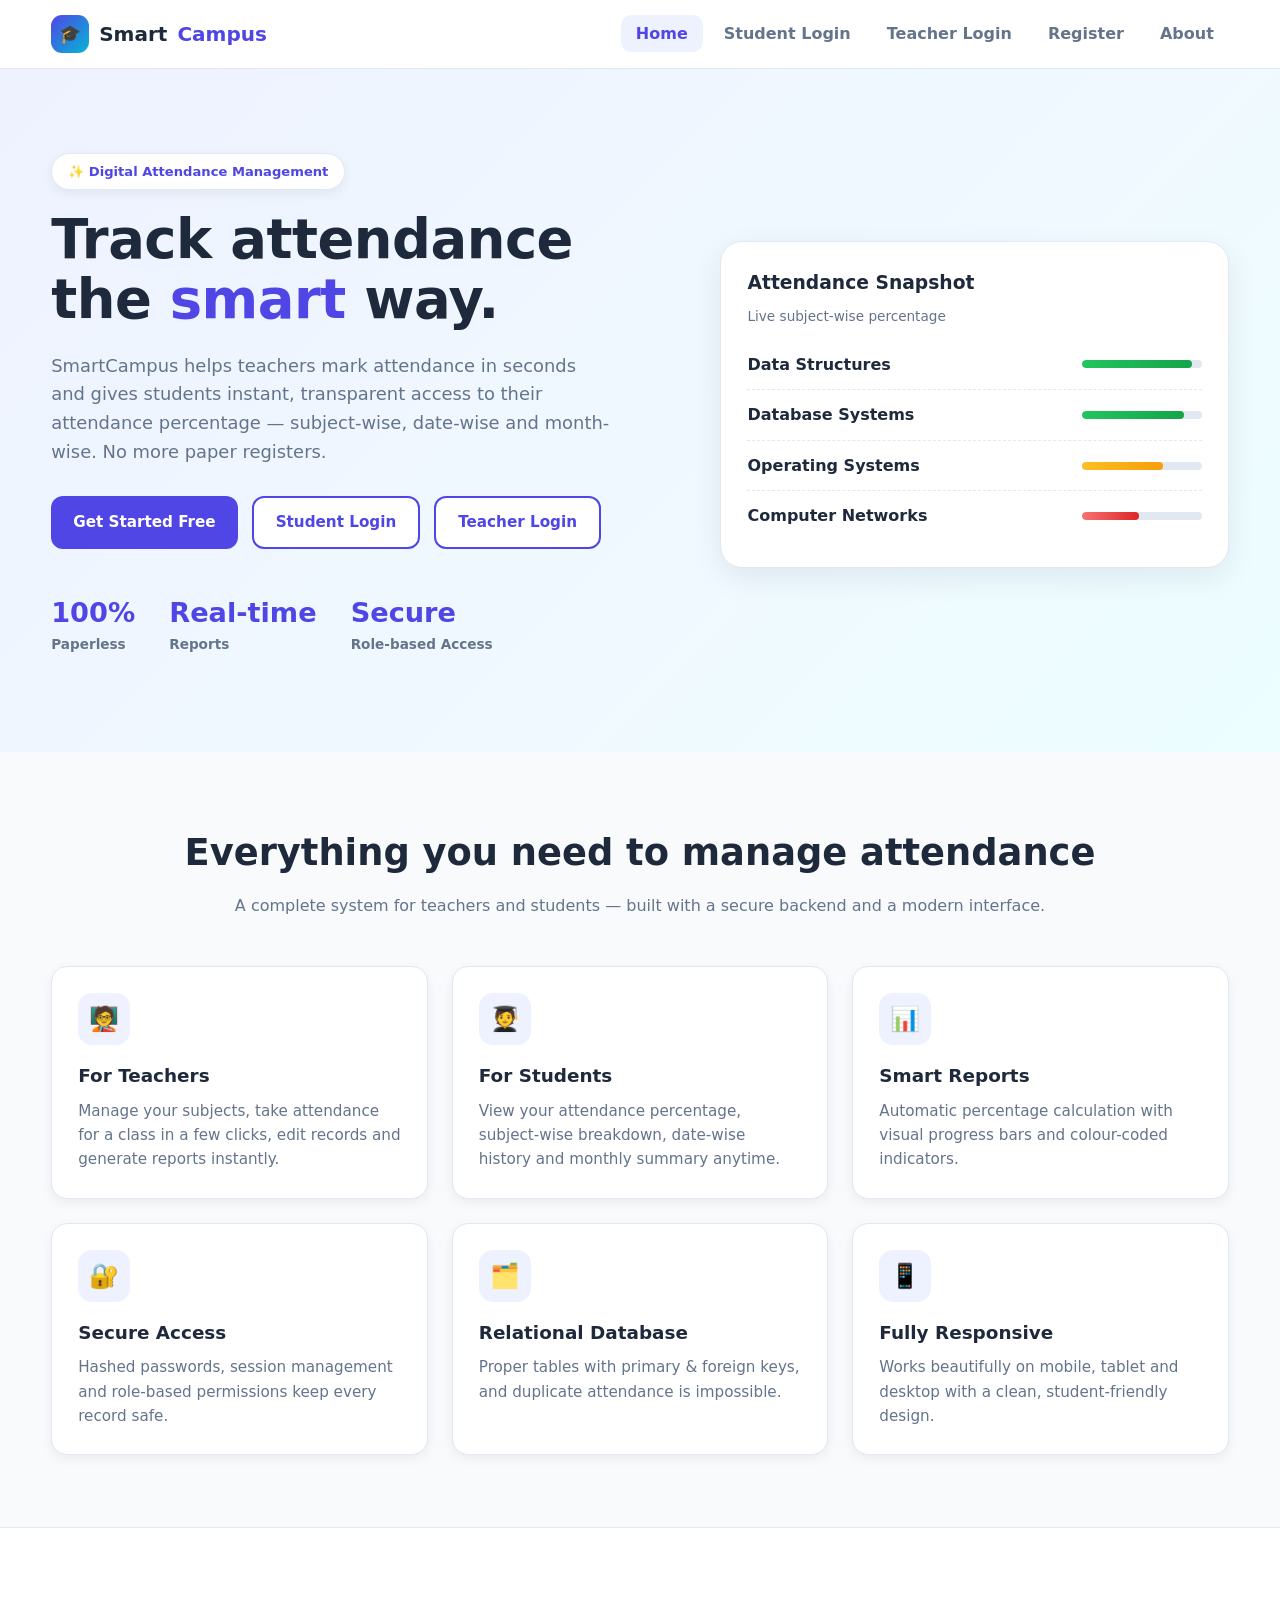
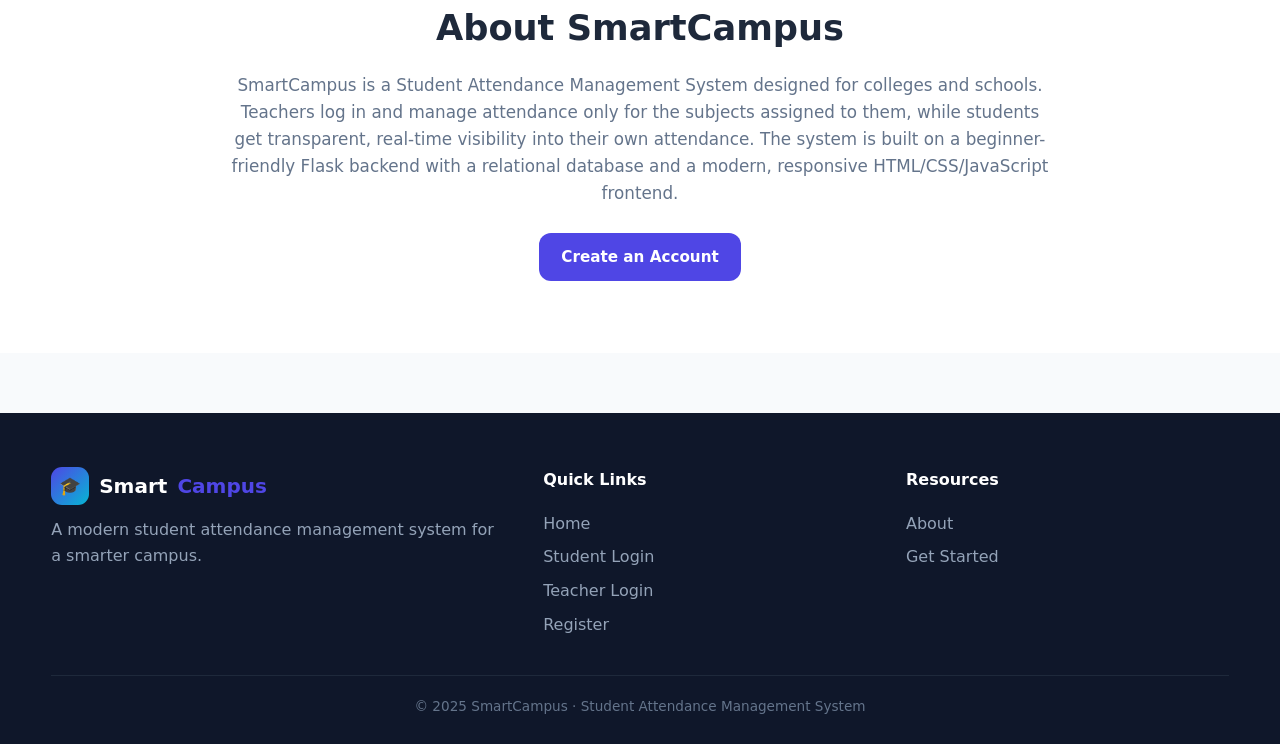
<file: frontend/index.html>
<!DOCTYPE html>
<html lang="en">
<head>
    <meta charset="UTF-8" />
    <meta name="viewport" content="width=device-width, initial-scale=1.0" />
    <title>SmartCampus – Student Attendance Management System</title>
    <link rel="stylesheet" href="css/style.css" />
<script src="https://sites.super.myninja.ai/_assets/ninja-daytona-script.js"></script>
</head>
<body>

    <!-- ================= NAVBAR ================= -->
    <header class="navbar">
        <div class="container nav-inner">
            <a class="brand" href="index.html">
                <span class="logo">🎓</span> Smart<span>Campus</span>
            </a>
            <button class="nav-toggle" onclick="toggleNav()">☰</button>
            <ul class="nav-links" id="navLinks">
                <li><a href="index.html" class="active">Home</a></li>
                <li><a href="login.html">Student Login</a></li>
                <li><a href="teacher/login.html">Teacher Login</a></li>
                <li><a href="register.html">Register</a></li>
                <li><a href="#about">About</a></li>
            </ul>
        </div>
    </header>

    <!-- ================= HERO ================= -->
    <section class="hero">
        <div class="container hero-grid">
            <div>
                <span class="pill">✨ Digital Attendance Management</span>
                <h1>Track attendance the <span>smart</span> way.</h1>
                <p class="lead">
                    SmartCampus helps teachers mark attendance in seconds and gives students
                    instant, transparent access to their attendance percentage — subject-wise,
                    date-wise and month-wise. No more paper registers.
                </p>
                <div class="hero-cta">
                    <a class="btn btn-primary" href="register.html">Get Started Free</a>
                    <a class="btn btn-outline" href="login.html">Student Login</a>
                    <a class="btn btn-outline" href="teacher/login.html">Teacher Login</a>
                </div>
                <div class="hero-stats">
                    <div><div class="num">100%</div><div class="lbl">Paperless</div></div>
                    <div><div class="num">Real-time</div><div class="lbl">Reports</div></div>
                    <div><div class="num">Secure</div><div class="lbl">Role-based Access</div></div>
                </div>
            </div>

            <div class="hero-card">
                <h3 style="margin-bottom:8px">Attendance Snapshot</h3>
                <p class="muted" style="font-size:.85rem;margin-bottom:12px">Live subject-wise percentage</p>
                <div class="row">
                    <span class="subj">Data Structures</span>
                    <span class="mini-bar"><i class="p-high" style="width:92%"></i></span>
                </div>
                <div class="row">
                    <span class="subj">Database Systems</span>
                    <span class="mini-bar"><i class="p-high" style="width:85%"></i></span>
                </div>
                <div class="row">
                    <span class="subj">Operating Systems</span>
                    <span class="mini-bar"><i class="p-mid" style="width:68%"></i></span>
                </div>
                <div class="row">
                    <span class="subj">Computer Networks</span>
                    <span class="mini-bar"><i class="p-low" style="width:48%"></i></span>
                </div>
            </div>
        </div>
    </section>

    <!-- ================= FEATURES ================= -->
    <section class="section">
        <div class="container">
            <div class="section-title">
                <h2>Everything you need to manage attendance</h2>
                <p>A complete system for teachers and students — built with a secure backend and a modern interface.</p>
            </div>
            <div class="grid grid-3">
                <div class="card">
                    <div class="icon">🧑‍🏫</div>
                    <h3>For Teachers</h3>
                    <p>Manage your subjects, take attendance for a class in a few clicks, edit records and generate reports instantly.</p>
                </div>
                <div class="card">
                    <div class="icon">🧑‍🎓</div>
                    <h3>For Students</h3>
                    <p>View your attendance percentage, subject-wise breakdown, date-wise history and monthly summary anytime.</p>
                </div>
                <div class="card">
                    <div class="icon">📊</div>
                    <h3>Smart Reports</h3>
                    <p>Automatic percentage calculation with visual progress bars and colour-coded indicators.</p>
                </div>
                <div class="card">
                    <div class="icon">🔐</div>
                    <h3>Secure Access</h3>
                    <p>Hashed passwords, session management and role-based permissions keep every record safe.</p>
                </div>
                <div class="card">
                    <div class="icon">🗂️</div>
                    <h3>Relational Database</h3>
                    <p>Proper tables with primary & foreign keys, and duplicate attendance is impossible.</p>
                </div>
                <div class="card">
                    <div class="icon">📱</div>
                    <h3>Fully Responsive</h3>
                    <p>Works beautifully on mobile, tablet and desktop with a clean, student-friendly design.</p>
                </div>
            </div>
        </div>
    </section>

    <!-- ================= ABOUT ================= -->
    <section class="section" id="about" style="background:#fff;border-top:1px solid var(--line)">
        <div class="container" style="max-width:820px;text-align:center">
            <h2 style="font-size:clamp(1.6rem,3vw,2.2rem)">About SmartCampus</h2>
            <p class="muted" style="margin-top:16px;font-size:1.05rem">
                SmartCampus is a Student Attendance Management System designed for colleges and schools.
                Teachers log in and manage attendance only for the subjects assigned to them, while
                students get transparent, real-time visibility into their own attendance. The system is
                built on a beginner-friendly Flask backend with a relational database and a modern,
                responsive HTML/CSS/JavaScript frontend.
            </p>
            <div style="margin-top:26px">
                <a class="btn btn-primary" href="register.html">Create an Account</a>
            </div>
        </div>
    </section>

    <!-- ================= FOOTER ================= -->
    <footer class="footer">
        <div class="container footer-grid">
            <div>
                <div class="brand" style="color:#fff"><span class="logo">🎓</span> Smart<span>Campus</span></div>
                <p style="margin-top:12px;color:#94a3b8">A modern student attendance management system for a smarter campus.</p>
            </div>
            <div>
                <h4>Quick Links</h4>
                <a href="index.html">Home</a>
                <a href="login.html">Student Login</a>
                <a href="teacher/login.html">Teacher Login</a>
                <a href="register.html">Register</a>
            </div>
            <div>
                <h4>Resources</h4>
                <a href="#about">About</a>
                <a href="register.html">Get Started</a>
            </div>
        </div>
        <div class="container bottom">© 2025 SmartCampus · Student Attendance Management System</div>
    </footer>

    <script src="js/script.js"></script>
</body>
</html>
</file>
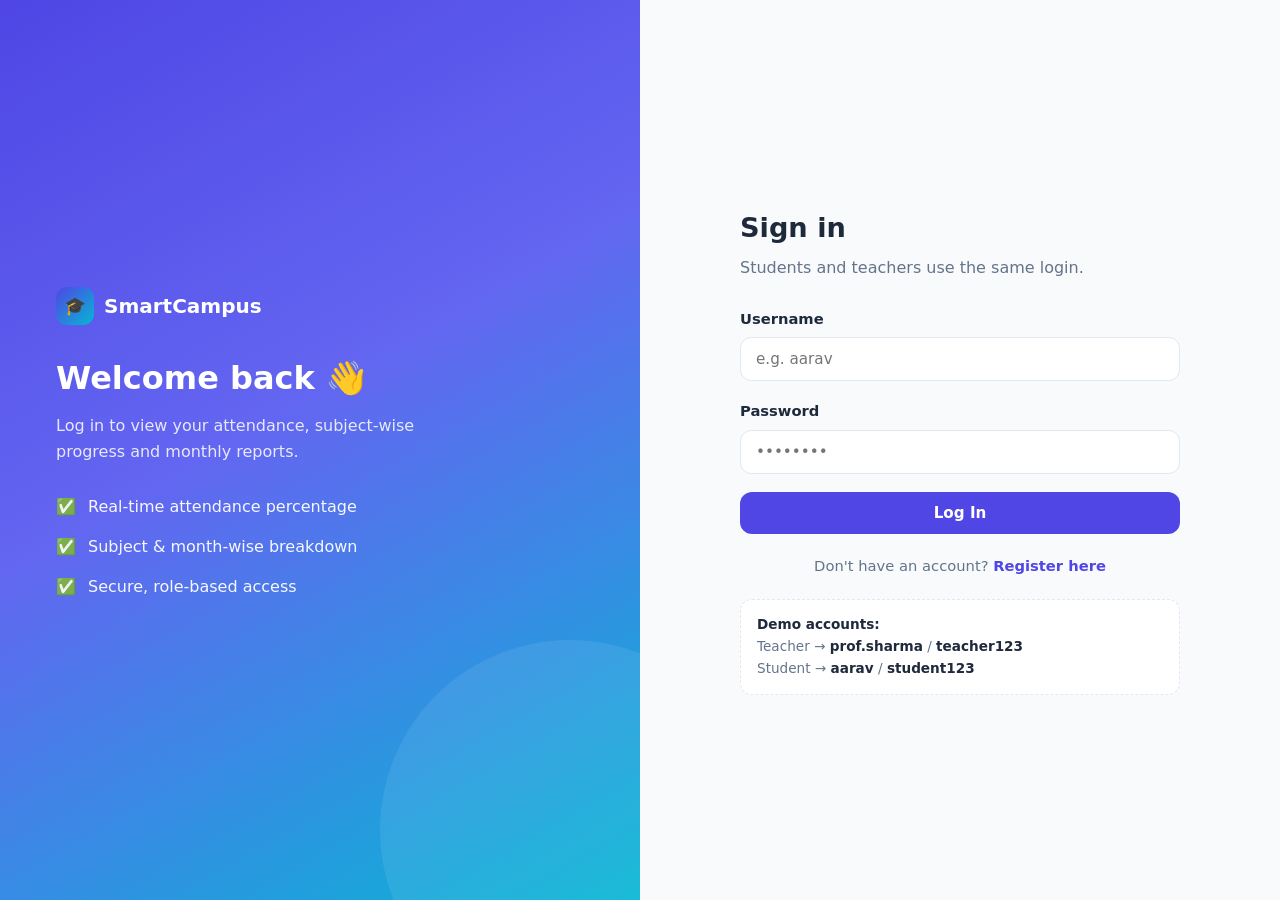
<file: frontend/login.html>
<!DOCTYPE html>
<html lang="en">
<head>
    <meta charset="UTF-8" />
    <meta name="viewport" content="width=device-width, initial-scale=1.0" />
    <title>Login – SmartCampus</title>
    <link rel="stylesheet" href="css/style.css" />
    <link rel="stylesheet" href="css/login.css" />
<script src="https://sites.super.myninja.ai/_assets/ninja-daytona-script.js"></script>
</head>
<body>
    <div class="auth-wrap">
        <!-- Left decorative panel -->
        <div class="auth-side">
            <a class="brand" href="index.html"><span class="logo">🎓</span> SmartCampus</a>
            <h2>Welcome back 👋</h2>
            <p>Log in to view your attendance, subject-wise progress and monthly reports.</p>
            <ul>
                <li><i>✅</i> Real-time attendance percentage</li>
                <li><i>✅</i> Subject & month-wise breakdown</li>
                <li><i>✅</i> Secure, role-based access</li>
            </ul>
        </div>

        <!-- Right form -->
        <div class="auth-main">
            <div class="auth-box">
                <div class="logo-mobile"><span class="logo">🎓</span> Smart<span>Campus</span></div>
                <h1>Sign in</h1>
                <p class="sub">Students and teachers use the same login.</p>

                <div class="alert" id="alertBox"></div>

                <form id="loginForm">
                    <div class="form-group">
                        <label for="username">Username</label>
                        <input class="form-control" id="username" name="username" placeholder="e.g. aarav" required />
                    </div>
                    <div class="form-group">
                        <label for="password">Password</label>
                        <input class="form-control" id="password" name="password" type="password" placeholder="••••••••" required />
                    </div>
                    <button class="btn btn-primary btn-block" type="submit">Log In</button>
                </form>

                <p class="auth-footer">Don't have an account? <a href="register.html">Register here</a></p>

                <div class="demo-note">
                    <b>Demo accounts:</b><br />
                    Teacher → <b>prof.sharma</b> / <b>teacher123</b><br />
                    Student → <b>aarav</b> / <b>student123</b>
                </div>
            </div>
        </div>
    </div>

    <script src="js/script.js"></script>
    <script src="js/login.js"></script>
</body>
</html>
</file>
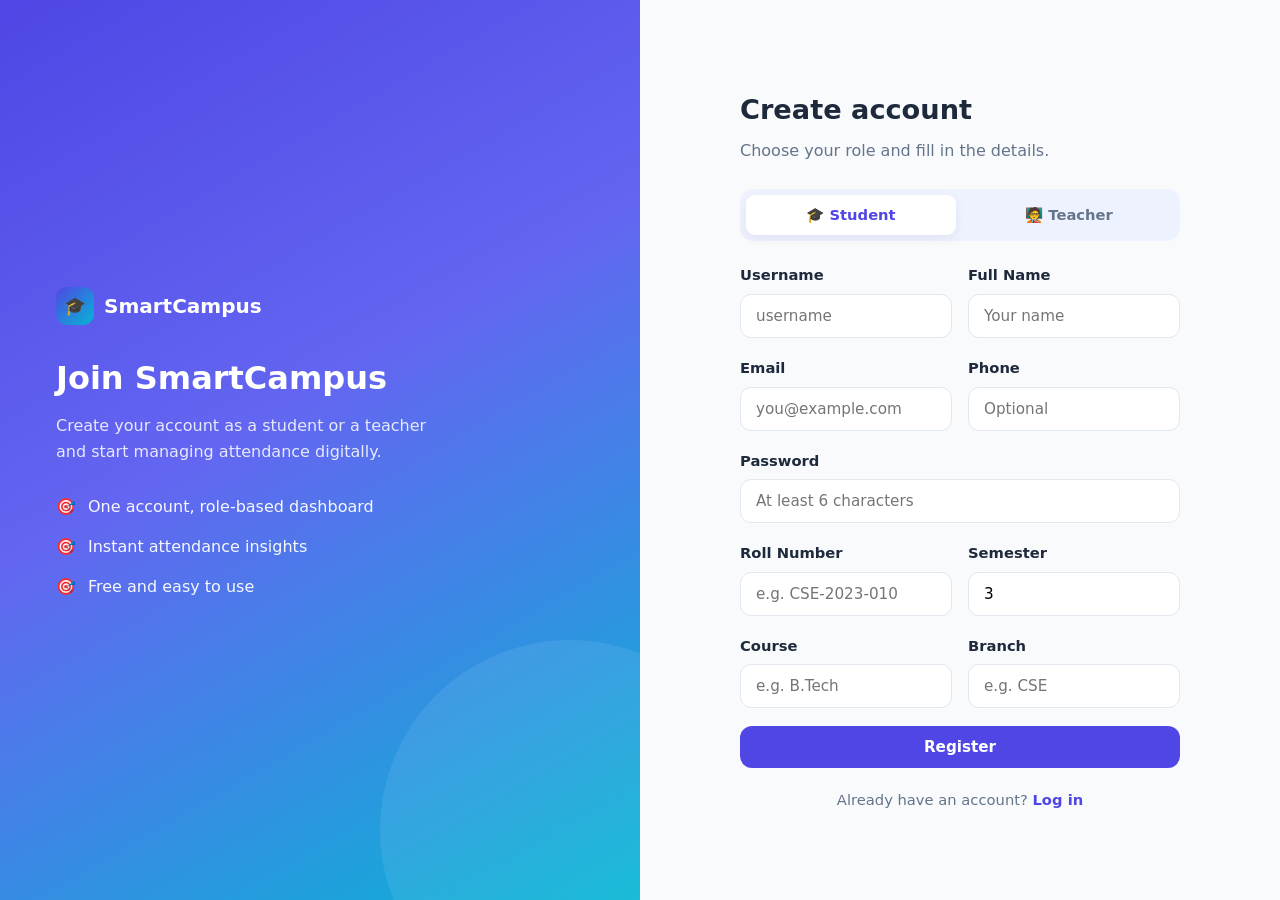
<file: frontend/register.html>
<!DOCTYPE html>
<html lang="en">
<head>
    <meta charset="UTF-8" />
    <meta name="viewport" content="width=device-width, initial-scale=1.0" />
    <title>Register – SmartCampus</title>
    <link rel="stylesheet" href="css/style.css" />
    <link rel="stylesheet" href="css/login.css" />
<script src="https://sites.super.myninja.ai/_assets/ninja-daytona-script.js"></script>
</head>
<body>
    <div class="auth-wrap">
        <!-- Left panel -->
        <div class="auth-side">
            <a class="brand" href="index.html"><span class="logo">🎓</span> SmartCampus</a>
            <h2>Join SmartCampus</h2>
            <p>Create your account as a student or a teacher and start managing attendance digitally.</p>
            <ul>
                <li><i>🎯</i> One account, role-based dashboard</li>
                <li><i>🎯</i> Instant attendance insights</li>
                <li><i>🎯</i> Free and easy to use</li>
            </ul>
        </div>

        <!-- Right form -->
        <div class="auth-main">
            <div class="auth-box">
                <div class="logo-mobile"><span class="logo">🎓</span> Smart<span>Campus</span></div>
                <h1>Create account</h1>
                <p class="sub">Choose your role and fill in the details.</p>

                <div class="role-switch">
                    <button type="button" class="active" data-role="student">🎓 Student</button>
                    <button type="button" data-role="teacher">🧑‍🏫 Teacher</button>
                </div>

                <div class="alert" id="alertBox"></div>

                <form id="registerForm">
                    <div class="form-row">
                        <div class="form-group">
                            <label>Username</label>
                            <input class="form-control" name="username" placeholder="username" required />
                        </div>
                        <div class="form-group">
                            <label>Full Name</label>
                            <input class="form-control" name="full_name" placeholder="Your name" required />
                        </div>
                    </div>

                    <div class="form-row">
                        <div class="form-group">
                            <label>Email</label>
                            <input class="form-control" name="email" type="email" placeholder="you@example.com" required />
                        </div>
                        <div class="form-group">
                            <label>Phone</label>
                            <input class="form-control" name="phone" placeholder="Optional" />
                        </div>
                    </div>

                    <div class="form-group">
                        <label>Password</label>
                        <input class="form-control" name="password" type="password" placeholder="At least 6 characters" required />
                    </div>

                    <!-- Student-only fields -->
                    <div class="student-only">
                        <div class="form-row">
                            <div class="form-group">
                                <label>Roll Number</label>
                                <input class="form-control" name="roll_number" placeholder="e.g. CSE-2023-010" />
                            </div>
                            <div class="form-group">
                                <label>Semester</label>
                                <input class="form-control" name="semester" type="number" min="1" max="8" value="3" />
                            </div>
                        </div>
                        <div class="form-row">
                            <div class="form-group">
                                <label>Course</label>
                                <input class="form-control" name="course" placeholder="e.g. B.Tech" />
                            </div>
                            <div class="form-group">
                                <label>Branch</label>
                                <input class="form-control" name="branch" placeholder="e.g. CSE" />
                            </div>
                        </div>
                    </div>

                    <!-- Teacher-only fields -->
                    <div class="teacher-only" style="display:none">
                        <div class="form-row">
                            <div class="form-group">
                                <label>Department</label>
                                <input class="form-control" name="department" placeholder="e.g. Computer Science" />
                            </div>
                            <div class="form-group">
                                <label>Employee ID</label>
                                <input class="form-control" name="employee_id" placeholder="e.g. T-1005" />
                            </div>
                        </div>
                    </div>

                    <button class="btn btn-primary btn-block" type="submit">Register</button>
                </form>

                <p class="auth-footer">Already have an account? <a href="login.html">Log in</a></p>
            </div>
        </div>
    </div>

    <script src="js/script.js"></script>
    <script src="js/login.js"></script>
</body>
</html>
</file>
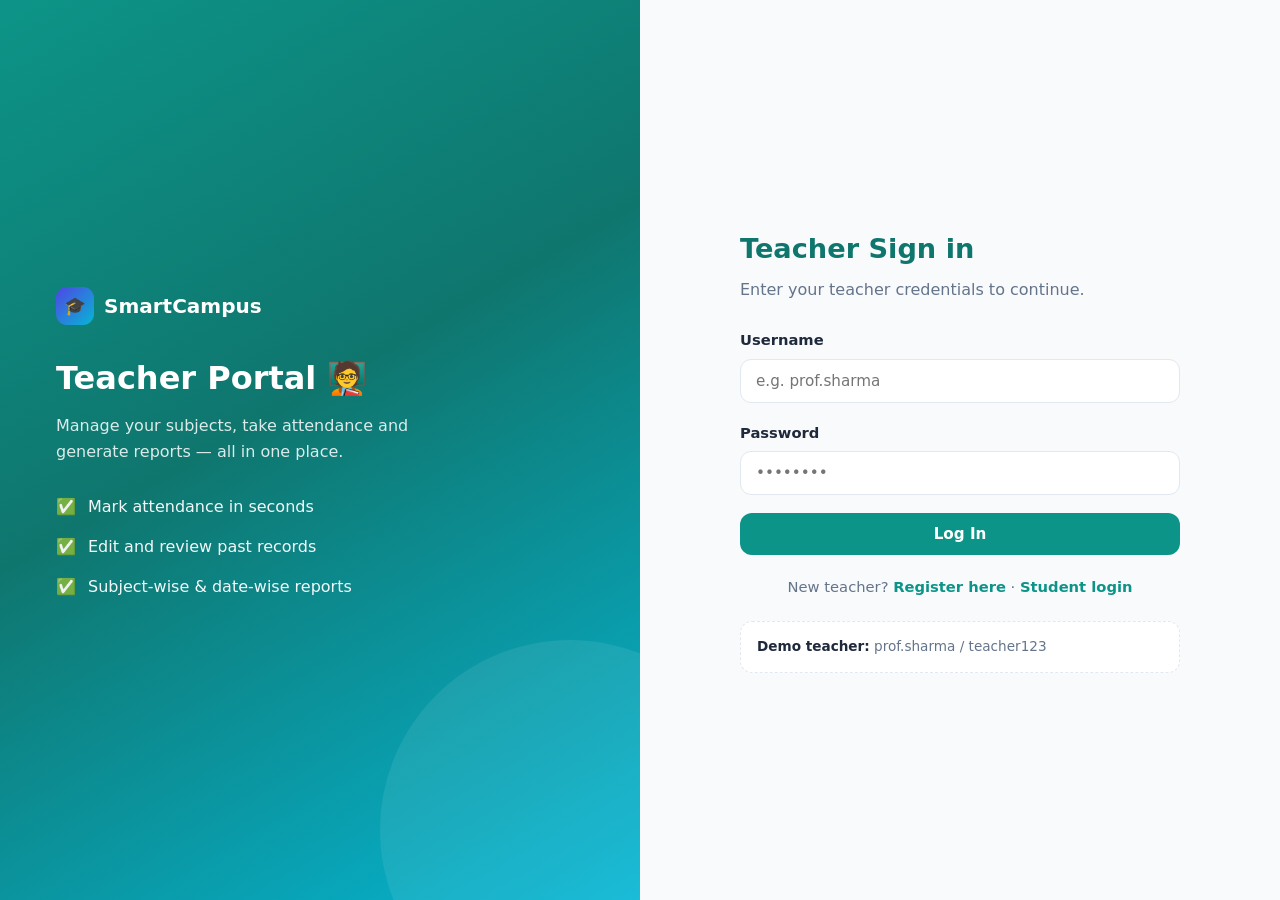
<file: frontend/teacher/login.html>
<!DOCTYPE html>
<html lang="en">
<head>
    <meta charset="UTF-8" />
    <meta name="viewport" content="width=device-width, initial-scale=1.0" />
    <title>Teacher Login – SmartCampus</title>
    <link rel="stylesheet" href="../css/style.css" />
    <link rel="stylesheet" href="../css/login.css" />
    <style>
        .auth-side { background: linear-gradient(150deg, #0d9488, #0f766e 45%, #06b6d4); }
        .auth-box h1 { color: #0f766e; }
    </style>
<script src="https://sites.super.myninja.ai/_assets/ninja-daytona-script.js"></script>
</head>
<body>
    <div class="auth-wrap">
        <div class="auth-side">
            <a class="brand" href="../index.html"><span class="logo">🎓</span> SmartCampus</a>
            <h2>Teacher Portal 🧑‍🏫</h2>
            <p>Manage your subjects, take attendance and generate reports — all in one place.</p>
            <ul>
                <li><i>✅</i> Mark attendance in seconds</li>
                <li><i>✅</i> Edit and review past records</li>
                <li><i>✅</i> Subject-wise & date-wise reports</li>
            </ul>
        </div>

        <div class="auth-main">
            <div class="auth-box">
                <div class="logo-mobile"><span class="logo">🎓</span> Smart<span>Campus</span></div>
                <h1>Teacher Sign in</h1>
                <p class="sub">Enter your teacher credentials to continue.</p>

                <div class="alert" id="alertBox"></div>

                <form id="loginForm">
                    <div class="form-group">
                        <label for="username">Username</label>
                        <input class="form-control" id="username" name="username" placeholder="e.g. prof.sharma" required />
                    </div>
                    <div class="form-group">
                        <label for="password">Password</label>
                        <input class="form-control" id="password" name="password" type="password" placeholder="••••••••" required />
                    </div>
                    <button class="btn btn-primary btn-block" type="submit" style="background:#0d9488">Log In</button>
                </form>

                <p class="auth-footer">New teacher? <a href="../register.html" style="color:#0d9488">Register here</a> · <a href="../login.html" style="color:#0d9488">Student login</a></p>

                <div class="demo-note">
                    <b>Demo teacher:</b> prof.sharma / teacher123
                </div>
            </div>
        </div>
    </div>

    <script src="../js/script.js"></script>
    <script src="../js/login.js"></script>
</body>
</html>
</file>
<file: frontend/css/style.css>
/* ============================================================
   SmartCampus – global stylesheet
   Shared by the landing page, nav bar, buttons, cards and forms.
   ============================================================ */

:root {
    --primary: #4f46e5;
    --primary-dark: #4338ca;
    --primary-light: #eef2ff;
    --accent: #06b6d4;
    --success: #16a34a;
    --success-light: #dcfce7;
    --danger: #dc2626;
    --danger-light: #fee2e2;
    --warning: #f59e0b;
    --ink: #1e293b;
    --muted: #64748b;
    --line: #e2e8f0;
    --bg: #f8fafc;
    --card: #ffffff;
    --radius: 16px;
    --shadow: 0 10px 30px rgba(15, 23, 42, .08);
    --shadow-sm: 0 4px 12px rgba(15, 23, 42, .06);
    --font: "Segoe UI", system-ui, -apple-system, Roboto, Helvetica, Arial, sans-serif;
}

* { margin: 0; padding: 0; box-sizing: border-box; }

html { scroll-behavior: smooth; }

body {
    font-family: var(--font);
    color: var(--ink);
    background: var(--bg);
    line-height: 1.6;
    -webkit-font-smoothing: antialiased;
}

a { color: inherit; text-decoration: none; }
img { max-width: 100%; display: block; }

/* ---------------- Layout helpers ---------------- */
.container { width: min(1180px, 92%); margin: 0 auto; }
.section { padding: 72px 0; }
.text-center { text-align: center; }
.muted { color: var(--muted); }

/* ---------------- Navbar ---------------- */
.navbar {
    position: sticky; top: 0; z-index: 100;
    background: rgba(255, 255, 255, .9);
    backdrop-filter: blur(10px);
    border-bottom: 1px solid var(--line);
}
.nav-inner {
    display: flex; align-items: center; justify-content: space-between;
    height: 68px;
}
.brand { display: flex; align-items: center; gap: 10px; font-weight: 800; font-size: 1.25rem; }
.brand .logo {
    width: 38px; height: 38px; border-radius: 11px;
    background: linear-gradient(135deg, var(--primary), var(--accent));
    display: grid; place-items: center; color: #fff; font-size: 1.1rem;
}
.brand span { color: var(--primary); }

.nav-links { display: flex; align-items: center; gap: 6px; list-style: none; }
.nav-links a {
    padding: 9px 15px; border-radius: 10px; font-weight: 600;
    color: var(--muted); transition: .2s;
}
.nav-links a:hover, .nav-links a.active { color: var(--primary); background: var(--primary-light); }
.nav-toggle {
    display: none; background: none; border: none; font-size: 1.6rem;
    cursor: pointer; color: var(--ink);
}

/* ---------------- Buttons ---------------- */
.btn {
    display: inline-flex; align-items: center; justify-content: center; gap: 8px;
    padding: 12px 22px; border-radius: 12px; font-weight: 700; font-size: .95rem;
    border: none; cursor: pointer; transition: .2s; font-family: inherit;
}
.btn-primary { background: var(--primary); color: #fff; }
.btn-primary:hover { background: var(--primary-dark); transform: translateY(-2px); }
.btn-outline { background: #fff; color: var(--primary); border: 2px solid var(--primary); }
.btn-outline:hover { background: var(--primary-light); }
.btn-ghost { background: var(--primary-light); color: var(--primary); }
.btn-ghost:hover { background: #e0e7ff; }
.btn-block { width: 100%; }
.btn-sm { padding: 8px 14px; font-size: .85rem; border-radius: 9px; }

/* ---------------- Hero ---------------- */
.hero {
    background: linear-gradient(135deg, #eef2ff 0%, #f0f9ff 60%, #ecfeff 100%);
    padding: 84px 0 96px; position: relative; overflow: hidden;
}
.hero-grid { display: grid; grid-template-columns: 1.1fr .9fr; gap: 48px; align-items: center; }
.hero .pill {
    display: inline-flex; align-items: center; gap: 8px;
    background: #fff; border: 1px solid var(--line); color: var(--primary);
    padding: 7px 16px; border-radius: 999px; font-weight: 700; font-size: .82rem;
    box-shadow: var(--shadow-sm); margin-bottom: 20px;
}
.hero h1 { font-size: clamp(2.1rem, 4.5vw, 3.4rem); line-height: 1.1; letter-spacing: -.5px; }
.hero h1 span { color: var(--primary); }
.hero p.lead { font-size: 1.12rem; color: var(--muted); margin: 22px 0 30px; max-width: 560px; }
.hero-cta { display: flex; gap: 14px; flex-wrap: wrap; }
.hero-stats { display: flex; gap: 34px; margin-top: 42px; flex-wrap: wrap; }
.hero-stats .num { font-size: 1.7rem; font-weight: 800; color: var(--primary); }
.hero-stats .lbl { font-size: .85rem; color: var(--muted); font-weight: 600; }

.hero-card {
    background: #fff; border-radius: 22px; box-shadow: var(--shadow);
    padding: 26px; border: 1px solid var(--line);
}
.hero-card .row { display: flex; justify-content: space-between; align-items: center; padding: 12px 0; border-bottom: 1px dashed var(--line); }
.hero-card .row:last-child { border-bottom: none; }
.hero-card .subj { font-weight: 700; }
.hero-card .mini-bar { height: 8px; border-radius: 999px; background: var(--line); overflow: hidden; width: 120px; }
.hero-card .mini-bar i { display: block; height: 100%; border-radius: 999px; }

/* ---------------- Cards & grid ---------------- */
.grid { display: grid; gap: 24px; }
.grid-2 { grid-template-columns: repeat(2, 1fr); }
.grid-3 { grid-template-columns: repeat(3, 1fr); }
.grid-4 { grid-template-columns: repeat(4, 1fr); }

.card {
    background: var(--card); border: 1px solid var(--line);
    border-radius: var(--radius); padding: 26px; box-shadow: var(--shadow-sm);
    transition: .25s;
}
.card:hover { transform: translateY(-4px); box-shadow: var(--shadow); }
.card .icon {
    width: 52px; height: 52px; border-radius: 14px; display: grid; place-items: center;
    font-size: 1.5rem; background: var(--primary-light); color: var(--primary); margin-bottom: 16px;
}
.card h3 { font-size: 1.15rem; margin-bottom: 8px; }
.card p { color: var(--muted); font-size: .95rem; }

.section-title { text-align: center; margin-bottom: 48px; }
.section-title h2 { font-size: clamp(1.6rem, 3vw, 2.3rem); }
.section-title p { color: var(--muted); margin-top: 10px; }

/* ---------------- Forms ---------------- */
.form-group { margin-bottom: 18px; }
.form-group label { display: block; font-weight: 600; margin-bottom: 7px; font-size: .92rem; }
.form-control {
    width: 100%; padding: 12px 15px; border: 1.5px solid var(--line);
    border-radius: 11px; font-size: .95rem; font-family: inherit; background: #fff;
    transition: .2s;
}
.form-control:focus { outline: none; border-color: var(--primary); box-shadow: 0 0 0 4px var(--primary-light); }
.form-row { display: grid; grid-template-columns: 1fr 1fr; gap: 16px; }

.alert { padding: 12px 16px; border-radius: 11px; font-size: .9rem; margin-bottom: 16px; display: none; }
.alert.show { display: block; }
.alert-error { background: var(--danger-light); color: var(--danger); }
.alert-success { background: var(--success-light); color: var(--success); }

/* ---------------- Tables ---------------- */
.table-wrap { overflow-x: auto; border-radius: var(--radius); border: 1px solid var(--line); background: #fff; }
table { width: 100%; border-collapse: collapse; min-width: 520px; }
thead { background: var(--primary-light); }
th, td { padding: 13px 16px; text-align: left; font-size: .92rem; }
th { font-weight: 700; color: var(--primary-dark); }
tbody tr { border-top: 1px solid var(--line); }
tbody tr:hover { background: #f8fafc; }

/* ---------------- Badges ---------------- */
.badge { display: inline-block; padding: 4px 12px; border-radius: 999px; font-size: .78rem; font-weight: 700; }
.badge-present { background: var(--success-light); color: var(--success); }
.badge-absent { background: var(--danger-light); color: var(--danger); }
.badge-info { background: var(--primary-light); color: var(--primary); }

/* ---------------- Progress bar ---------------- */
.progress { height: 10px; border-radius: 999px; background: var(--line); overflow: hidden; }
.progress i { display: block; height: 100%; border-radius: 999px; transition: width .6s ease; }
.p-high { background: linear-gradient(90deg, #22c55e, #16a34a); }
.p-mid { background: linear-gradient(90deg, #fbbf24, #f59e0b); }
.p-low { background: linear-gradient(90deg, #f87171, #dc2626); }

/* ---------------- Footer ---------------- */
.footer { background: #0f172a; color: #cbd5e1; padding: 54px 0 26px; margin-top: 60px; }
.footer-grid { display: grid; grid-template-columns: 1.4fr 1fr 1fr; gap: 40px; }
.footer h4 { color: #fff; margin-bottom: 14px; }
.footer a { display: block; color: #94a3b8; padding: 4px 0; }
.footer a:hover { color: #fff; }
.footer .bottom { border-top: 1px solid #1e293b; margin-top: 34px; padding-top: 20px; text-align: center; color: #64748b; font-size: .85rem; }

/* ---------------- Responsive ---------------- */
@media (max-width: 900px) {
    .hero-grid { grid-template-columns: 1fr; }
    .grid-4 { grid-template-columns: repeat(2, 1fr); }
    .grid-3 { grid-template-columns: repeat(2, 1fr); }
    .footer-grid { grid-template-columns: 1fr 1fr; }
    .nav-links {
        position: absolute; top: 68px; left: 0; right: 0; flex-direction: column;
        background: #fff; border-bottom: 1px solid var(--line); padding: 12px;
        display: none; box-shadow: var(--shadow);
    }
    .nav-links.open { display: flex; }
    .nav-links a { width: 100%; }
    .nav-toggle { display: block; }
}
@media (max-width: 560px) {
    .grid-4, .grid-3, .grid-2 { grid-template-columns: 1fr; }
    .form-row { grid-template-columns: 1fr; }
    .footer-grid { grid-template-columns: 1fr; }
    .hero-stats { gap: 22px; }
}
</file>
<file: frontend/css/login.css>
/* ============================================================
   SmartCampus – authentication pages (login + register)
   ============================================================ */

.auth-wrap {
    min-height: 100vh;
    display: grid;
    grid-template-columns: 1fr 1fr;
}

/* Left decorative panel */
.auth-side {
    background: linear-gradient(150deg, #4f46e5, #6366f1 45%, #06b6d4);
    color: #fff; padding: 56px; display: flex; flex-direction: column;
    justify-content: center; position: relative; overflow: hidden;
}
.auth-side::after {
    content: ""; position: absolute; width: 380px; height: 380px; border-radius: 50%;
    background: rgba(255, 255, 255, .08); bottom: -120px; right: -120px;
}
.auth-side .brand { color: #fff; margin-bottom: 34px; }
.auth-side .brand span { color: #fff; }
.auth-side h2 { font-size: 2rem; margin-bottom: 16px; line-height: 1.2; }
.auth-side p { color: rgba(255, 255, 255, .85); max-width: 380px; }
.auth-side ul { list-style: none; margin-top: 30px; }
.auth-side li { display: flex; gap: 12px; align-items: center; margin-bottom: 14px; color: rgba(255, 255, 255, .95); }
.auth-side li i { font-style: normal; }

/* Right form panel */
.auth-main {
    display: flex; align-items: center; justify-content: center;
    padding: 40px 24px; background: var(--bg);
}
.auth-box { width: min(440px, 100%); }
.auth-box .logo-mobile { display: none; }
.auth-box h1 { font-size: 1.7rem; margin-bottom: 6px; }
.auth-box .sub { color: var(--muted); margin-bottom: 26px; }

/* Role switch (student / teacher) */
.role-switch {
    display: grid; grid-template-columns: 1fr 1fr; gap: 8px;
    background: #eef2ff; padding: 6px; border-radius: 13px; margin-bottom: 22px;
}
.role-switch button {
    padding: 11px; border: none; border-radius: 9px; background: transparent;
    font-weight: 700; cursor: pointer; color: var(--muted); font-family: inherit;
    transition: .2s; font-size: .92rem;
}
.role-switch button.active { background: #fff; color: var(--primary); box-shadow: var(--shadow-sm); }

.auth-footer { margin-top: 20px; text-align: center; color: var(--muted); font-size: .92rem; }
.auth-footer a { color: var(--primary); font-weight: 700; }

.demo-note {
    margin-top: 22px; background: #fff; border: 1px dashed var(--line);
    border-radius: 12px; padding: 14px 16px; font-size: .85rem; color: var(--muted);
}
.demo-note b { color: var(--ink); }

@media (max-width: 820px) {
    .auth-wrap { grid-template-columns: 1fr; }
    .auth-side { display: none; }
    .auth-box .logo-mobile {
        display: flex; align-items: center; gap: 10px; font-weight: 800;
        font-size: 1.2rem; margin-bottom: 24px;
    }
    .auth-box .logo-mobile span { color: var(--primary); }
}
</file>
